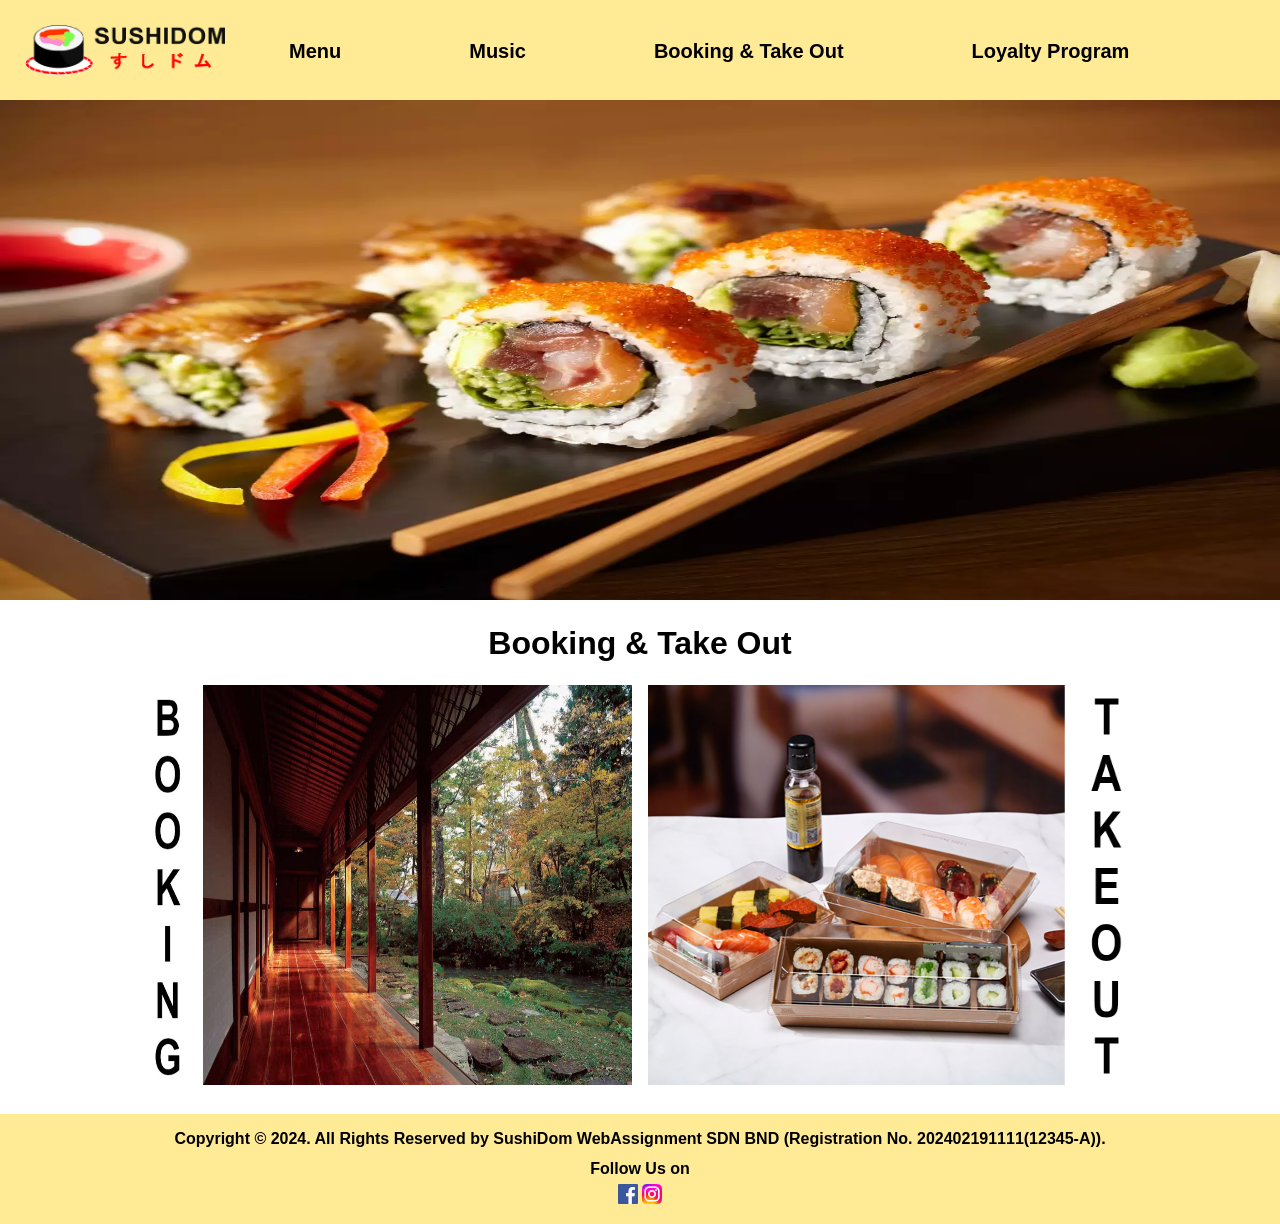
<file: booking.html>
<!DOCTYPE html>
<html>
    <head>
        <meta charset="UTF-8">
        <link rel="stylesheet" href="sushidom.css">
        <script src="sushidomjs.js"></script>
        <title>SushiDom Booking & Take Out</title> 
    </head>

    <body>
        <div id="navbar">
            <a href ="index.html" class = "homeHotspot"><img src="./Img/SushidomLogo.png" width="200px" height="50px"></a>

            <a href ="menu.html">Menu</a>
            <a href ="https://en.wikipedia.org/wiki/Federal_subjects_of_Russia">Music</a>
            <a href ="booking.html">Booking & Take Out</a>
            <a href ="https://en.wikipedia.org/wiki/KGB">Loyalty Program</a> 
        </div>

        <main>
            <img src="./Img/sushiBanner.png" alt="USA" width="100%" height="500px">
            <h1>Booking & Take Out</h1>
            <button id = "bookingButton" onClick = "SelectedPage(this.id)"><img src="./Img/BookingImage.jpg" alt="List" class = "transformSize"></button>
            <button id = "takeOutButton" onClick = "SelectedPage(this.id)"><img src="./Img/TakeOutImage.jpg" alt="List" class = "transformSize"></button>

            <div id = "booking">
                <form>
                    <h1>Booking Informations<hr style="height:2px;border-width:0;color:gray;background-color:gray"></h1>

                    <label for="Name">Name:</label>
                    <input type="text" id="Name" name="Name" placeholder="Your name.." required="true">

                    <label for="Mail">E-mail:</label>
                    <input type="email" id="Mail" name="Number" placeholder="Your E-mail.." required="true">

                    <label for="Mail">Number of guests:</label>
                    <input type="number" id="NumGuest" name="Numberofguest" placeholder="Number of guests.." required="true">

                    <label for="branch">Branches:</label>
                    <select id="branch" name="branch">
                        <option value="Johor Bahru">George Town (293, Jalan Siam, 10400 George Town, Pulau Pinang)</option>
                        <option value="Kuala Lumpur">Kuala Lumpur (514, Jln Bukit Bintang, Bukit Bintang, 55100 Kuala Lumpur, Wilayah Persekutuan Kuala Lumpur)</option>
                        <option value="Kuala Lumpur">Kuching (Q199Y, Taman Supreme, 93300 Kuching, Sarawak)</option>
                    </select>

                    <label for="date">Select a date:</label>
                    <input type="date" id="date" name="date">

                    <label for="timeSlot">Select a time:</label>
                    <input type="time" id="timeSlot" name="timeSlot">

                    <button class = "backButton" onClick = "SelectedPage(this.id)">Back</button>
                    <input type="submit" value="Reserve a place" id="mySubmit">
                </form>
            </div>

            <div id = "takeOut">
                <h1>Pick up from our branches</h1>
                <img src="./Img/BranchMap.png" alt="Branches" width="80%" height="500px" style = "margin-bottom: 50px;">
                <form>
                    <label for="branch">Branches:</label>
                    <select id="branch" name="branch">
                        <option value="Johor Bahru">George Town (293, Jalan Siam, 10400 George Town, Pulau Pinang)</option>
                        <option value="Kuala Lumpur">Kuala Lumpur (514, Jln Bukit Bintang, Bukit Bintang, 55100 Kuala Lumpur, Wilayah Persekutuan Kuala Lumpur)</option>
                        <option value="Kuala Lumpur">Kuching (Q199Y, Taman Supreme, 93300 Kuching, Sarawak)</option>
                    </select>
                </form>
                <a href ="menu.html" style="margin: auto;"><img src="./Img/OrderIcon.png" alt="toOrder" width="150px" height="150px"></a>
                
                <h1 style = "padding-top: 50px;">Or deliver to your location by our partner:</h1>
                <img src="./Img/UberEats.jpg" alt="Branches" width="20%" height="200px" style = "margin-left: 50px;">
                <img src="./Img/FoodPanda.jpg" alt="Branches" width="20%" height="200px" style = "margin-left: 50px;">
                <img src="./Img/GrabFood.png" alt="Branches" width="20%" height="200px" style = "margin-left: 50px;">
                <button class = "backButton" onClick = "SelectedPage(this.id)" style = "display: block;">Back</button>
            </div>
        </main>

        <footer>
            Copyright &copy; 2024. All Rights Reserved by SushiDom WebAssignment SDN BND (Registration No. 202402191111(12345-A)).<br>
            Follow Us on<br>
            <a href = "https://www.facebook.com/"><img src="./Img/facebooklogo.png" alt="Facebook" width="20px" height="20px"></a>
            <a href = "https://www.instagram.com/"><img src="./Img/instagramlogo.png" alt="Instagram" width="20px" height="20px"></a>
        </footer>
    </body>
</html>
</file>
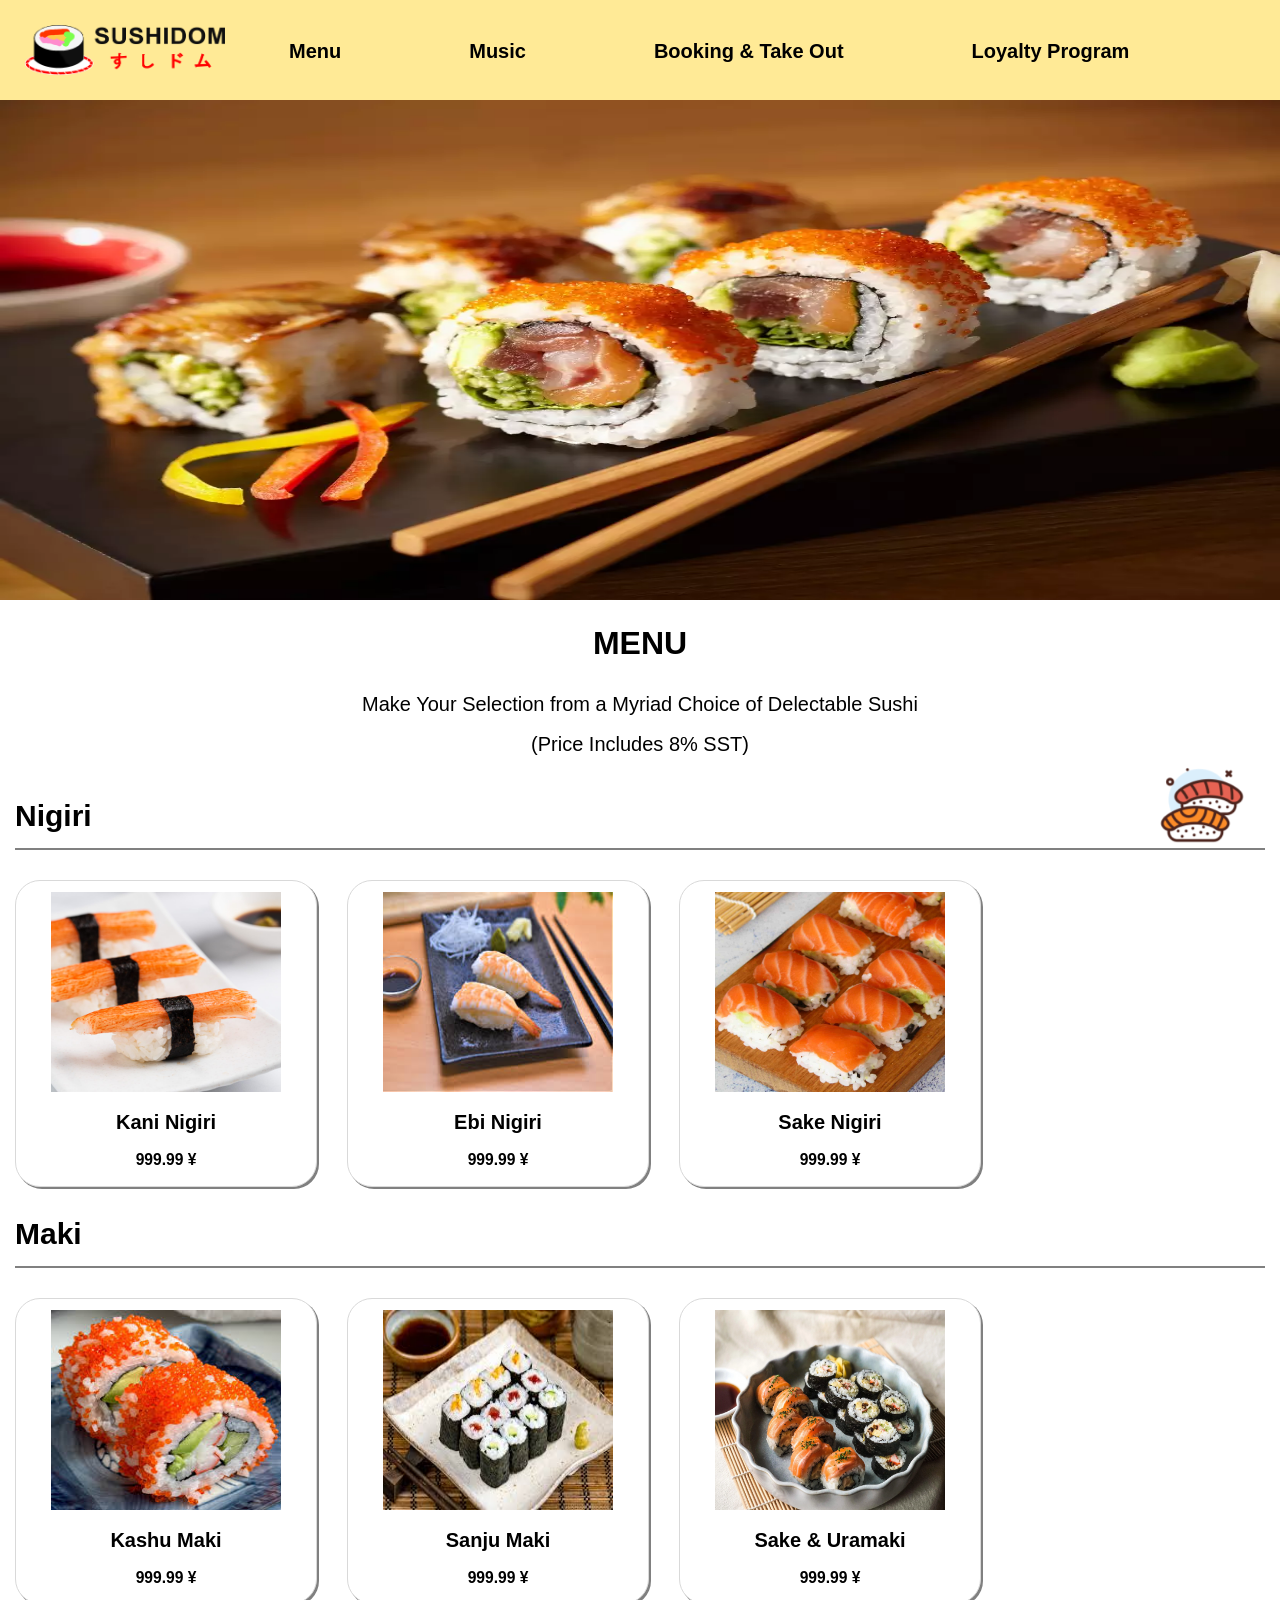
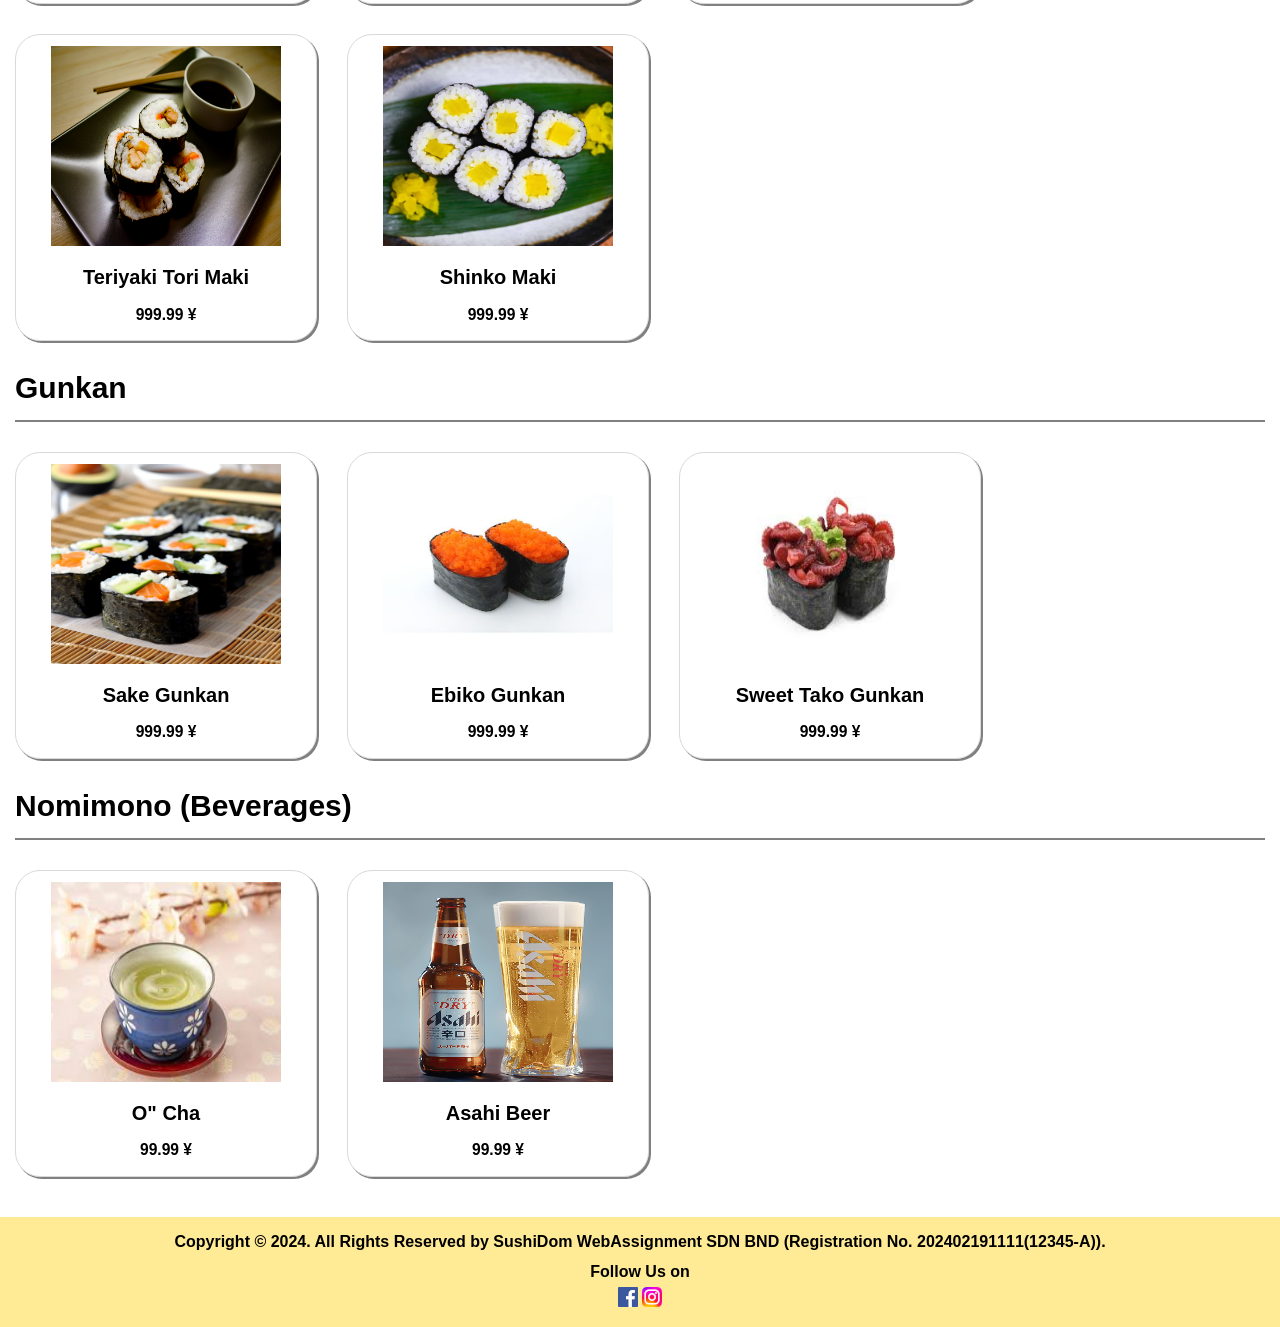
<file: menu.html>
<!DOCTYPE html>
<html>
    <head>
        <meta charset="UTF-8">
        <link rel="stylesheet" href="sushidom.css">
        <script src="sushidomjs.js"></script>
        <title>SushiDom Menu</title>       
    </head>
    <body>
        <div id="navbar">
            <a href ="index.html" class = "homeHotspot"><img src="./Img/SushidomLogo.png" width="200px" height="50px"></a>

            <a href ="menu.html">Menu</a>
            <a href ="https://en.wikipedia.org/wiki/Federal_subjects_of_Russia">Music</a>
            <a href ="booking.html">Booking & Take Out</a>
            <a href ="https://en.wikipedia.org/wiki/KGB">Loyalty Program</a> 
        </div>

        <main>
            <img src="./Img/sushiBanner.png" alt="MainBanner" width="100%" height="500px">
            <h1>MENU</h1>
            <p>
                Make Your Selection from a Myriad Choice of Delectable Sushi<br>
                (Price Includes 8% SST)
            </p>

            <div class = "solidifier">
                <h3 class="itemType">Nigiri<hr style="height:2px;border-width:0;color:gray;background-color:gray"></h3>
                <div class="itemFrame">
                    <button id="sushi-31" onClick="callingBoth(this.id)">
                        <img src="./Img/sushi-31.jpg" alt="sushi-31" width="80%" height="200"><br>
                        <h2>Kani Nigiri</h2>
                        <h3>999.99 &yen;</h3>
                    </button>
                </div>
                <div class="itemFrame">
                    <button id="sushi-32" onClick="callingBoth(this.id)">
                        <img src="./Img/sushi-32.jpg" alt="sushi-32" width="80%" height="200"><br>
                        <h2>Ebi Nigiri</h2>
                        <h3>999.99 &yen;</h3>
                    </button>
                </div>
                <div class="itemFrame">
                    <button id="sushi-33" onClick="callingBoth(this.id)">
                        <img src="./Img/sushi-33.jpg" alt="sushi-33" width="80%" height="200"><br>
                        <h2>Sake Nigiri</h2>
                        <h3>999.99 &yen;</h3>
                    </button>
                </div>
            </div>

            <div class = "solidifier">
                <h3 class="itemType">Maki<hr style="height:2px;border-width:0;color:gray;background-color:gray"></h3>
                <div class="itemFrame">
                    <button id="sushi-11" onClick="callingBoth(this.id)">
                        <img src="./Img/sushi-11.jpg" alt="sushi-11" width="80%" height="200"><br>
                        <h2>Kashu Maki</h2>
                        <h3>999.99 &yen;</h3>
                    </button>
                </div>
                <div class="itemFrame">
                    <button id="sushi-12" onClick="callingBoth(this.id)">
                        <img src="./Img/sushi-12.jpg" alt="sushi-12" width="80%" height="200"><br>
                        <h2>Sanju Maki</h2>
                        <h3>999.99 &yen;</h3>
                    </button>
                </div>
                <div class="itemFrame">
                    <button id="sushi-13" onClick="callingBoth(this.id)">
                        <img src="./Img/sushi-13.jpg" alt="sushi-13" width="80%" height="200"><br>
                        <h2>Sake & Uramaki</h2>
                        <h3>999.99 &yen;</h3>
                    </button>
                </div>
                <div class="itemFrame">
                    <button id="sushi-14" onClick="callingBoth(this.id)">
                        <img src="./Img/sushi-14.jpg" alt="sushi-14" width="80%" height="200"><br>
                        <h2>Teriyaki Tori Maki</h2>
                        <h3>999.99 &yen;</h3>
                    </button>
                </div>
                <div class="itemFrame">
                    <button id="sushi-15" onClick="callingBoth(this.id)">
                        <img src="./Img/sushi-15.jpg" alt="sushi-15" width="80%" height="200"><br>
                        <h2>Shinko Maki</h2>
                        <h3>999.99 &yen;</h3>
                    </button>
                </div>
            </div>

            <div class="solidifier">
                <h3 class="itemType">Gunkan<hr style="height:2px;border-width:0;color:gray;background-color:gray"></h3>
                <div class="itemFrame">
                    <button id="sushi-21" onClick="callingBoth(this.id)">
                        <img src="./Img/sushi-21.jpg" alt="sushi-21" width="80%" height="200"><br>
                        <h2>Sake Gunkan</h2>
                        <h3>999.99 &yen;</h3>
                    </button>
                </div>
                <div class="itemFrame">
                    <button id="sushi-22" onClick="callingBoth(this.id)">
                        <img src="./Img/sushi-22.jpg" alt="sushi-22" width="80%" height="200"><br>
                        <h2>Ebiko Gunkan</h2>
                        <h3>999.99 &yen;</h3>
                    </button>
                </div>
                <div class="itemFrame">
                    <button id="sushi-23" onClick="callingBoth(this.id)">
                        <img src="./Img/sushi-23.jpg" alt="sushi-23" width="80%" height="200"><br>
                        <h2>Sweet Tako Gunkan</h2>
                        <h3>999.99 &yen;</h3>
                    </button>
                </div>
            </div>

            <div class="solidifier">
                <h3 class="itemType">Nomimono (Beverages)<hr style="height:2px;border-width:0;color:gray;background-color:gray"></h3>
                <div class="itemFrame">
                    <button id="drink-41" onClick="callingBoth(this.id)">
                        <img src="./Img/drink-41.jpg" alt="drink-41" width="80%" height="200"><br>
                        <h2>O" Cha</h2>
                        <h3>99.99 &yen;</h3>
                    </button>
                </div>
                <div class="itemFrame">
                    <button id="drink-42" onClick="callingBoth(this.id)">
                        <img src="./Img/drink-42.jpg" alt="drink-42" width="80%" height="200"><br>
                        <h2>Asahi Beer</h2>
                        <h3>99.99 &yen;</h3>
                    </button>
                </div>
            </div>
        </main>

        <div class="orderList">
            <img src="./Img/SushiIcon.png" alt="order" width="100px" height="100px" onClick="orderWindow()">
            <div id = "veilOrderList" class = "veil">
                <div class="promptWindow">
                    <ol id="Ordered">Ordered Item(s):</ol>
                    <button id = "paymentButton">Payment</button>
                </div>
            </div>
        </div>

        <div id = "veilOrderWindow" class = "veil">
            <div id="output" class="promptWindow"></div>
        </div>

        <footer>
            Copyright &copy; 2024. All Rights Reserved by SushiDom WebAssignment SDN BND (Registration No. 202402191111(12345-A)).<br>
            Follow Us on<br>
            <a href = "https://www.facebook.com/"><img src="./Img/facebooklogo.png" alt="Facebook" width="20px" height="20px"></a>
            <a href = "https://www.instagram.com/"><img src="./Img/instagramlogo.png" alt="Instagram" width="20px" height="20px"></a>
        </footer>
    </body>
</html>
</file>
<file: sushidom.css>
*{
    font-family: Helvetica, sans-serif;
}

header {
    padding-left: 10px;
    padding-top: 20px;
    float: left;
}

body {
    margin: 0% 0%;
}

main {
    padding: 100px 0px 25px 0px;
    text-align: center;

    p{
        font-size: 20px;
        font-weight: 200;
        line-height: 40px;
    }

    .solidifier{
        overflow: auto;
    }

    .itemType{
        text-align: left;
        margin: 15px 15px;
        font-size: 30px;
    }
}

form{
    padding: 0px 50px;
    text-align: left;
}

input[type=text],input[type=time],input[type=date],input[type=number],input[type=email], select {
    width: 100%;
    padding: 12px 20px;
    margin: 10px 0px;
    display: block;
    border: 1px solid #ccc;
    border-radius: 4px;
    box-sizing: border-box;
}

input[type=submit],.backButton{
    width: 49%;
    padding: 20px;
    margin-top: 20px;
    font-size: 1em;
    font-weight: 700;
    background-color: white;
    box-sizing: border-box;
}

input[type=submit]:hover,button:hover{
    cursor: pointer;
    background-color: #adadad;
}

footer{
    background-color: #ffea96;
    height: 100px;
    width: 100%;
    padding-top: 10px;
    line-height: 30px;
    text-align: center;
    font-weight: 600;
}

#navbar {
    background-color: #ffea96;
    height: 100px;
    top: 0;
    position: fixed;
    transition: top 0.3s;
    width: 100%;

    .homeHotspot{
        margin: 25px 0px 25px 25px;
        float: left;
    }

    a{
        float: left;
        font-size: 20px;
        font-weight: 700;
        text-decoration: none;
        margin: 40px 5% 40px 5%;
    }

    a:link{
        color: #000000;
    }

    a:hover{
        color: #3200ae;
    }

    a:visited{
        color: #000000;
    }
}

#booking,#takeOut{
    display: none;
}

#bookingButton,#takeOutButton{
    background: none;
    border: none;
}

#paymentButton{
    position: absolute; 
    bottom: 0;
    right: 0;
    margin: 1em;
    font-size:1em;
}

.transformSize{
    width: 500px;
    height: 400px;
    transition: width 0.5s,height 0.5s;
}

.transformSize:hover{
    width: 550px;
    height: 450px;
    cursor: pointer;
}

.promptWindow {
    position: fixed;
    user-select: none;
    top: 50%;
    left: 50%;
    margin-top: -250px;
    margin-left: -250px;
    width: 500px;
    height: 500px;
    font-size: 25px;
    font-weight: 700;
    background-image: url(./Img/PromptBackground.png);
    background-size: 100% 100%;
    background-repeat: no-repeat;
    overflow: auto;

    img{
        margin: 5% auto auto auto;
        display: block;
        height: 50%;
    }

    p, li{
        padding-left: 10%;
    }

    button{
        position: absolute;
        bottom: 5%;
        left: 45%;
    }

    .itemDescription{
        font-size: 20px;
        font-weight: 500;
        margin-top: -20px;
    }
}

.itemFrame {
    background-color: #FFFFFF;
    width: 300px;
    margin: 15px 15px;
    box-shadow: 2px 2px gray;
    border-style: solid;
    border-color: #D9D9D9;
    border-radius: 25px;
    border-width: 1px;
    float: left;

    img {
        width: 80%;
        height: 200px;
        margin: 10px auto auto auto;
    }

    button{
        background: none;
        border: none;
        width: 100%;
        border-radius: 25px;
    }

    button:hover{
        box-shadow: 0 12px 16px 0 rgba(0,0,0,0.24), 0 17px 50px 0 rgba(0,0,0,0.19);
    }
}

.veil{
    display: none;
    position: fixed;
    z-index: 1;
    top: 0;
    width: 100%;
    height: 100%;
    overflow: auto;
    background-color: rgba(0,0,0,0.4);
}

.add{
    color: #5a5a5a;
    margin-left: 20%;
    float: left;
    font-size: 28px;
    font-weight: bold;

}

.minus{
    color: #5a5a5a;
    margin-right: 20%;
    float: right;
    font-size: 28px;
    font-weight: bold;
}

.add:hover,.minus:hover{
    cursor: pointer;
    color: black;
}

.counting{
    text-align: center;
}

.orderList{
    img{
        position: fixed;
        bottom: 5%;
        left: 90%;
        float: right;
    }

    img:hover{
        cursor: pointer;
    }
}
</file>
